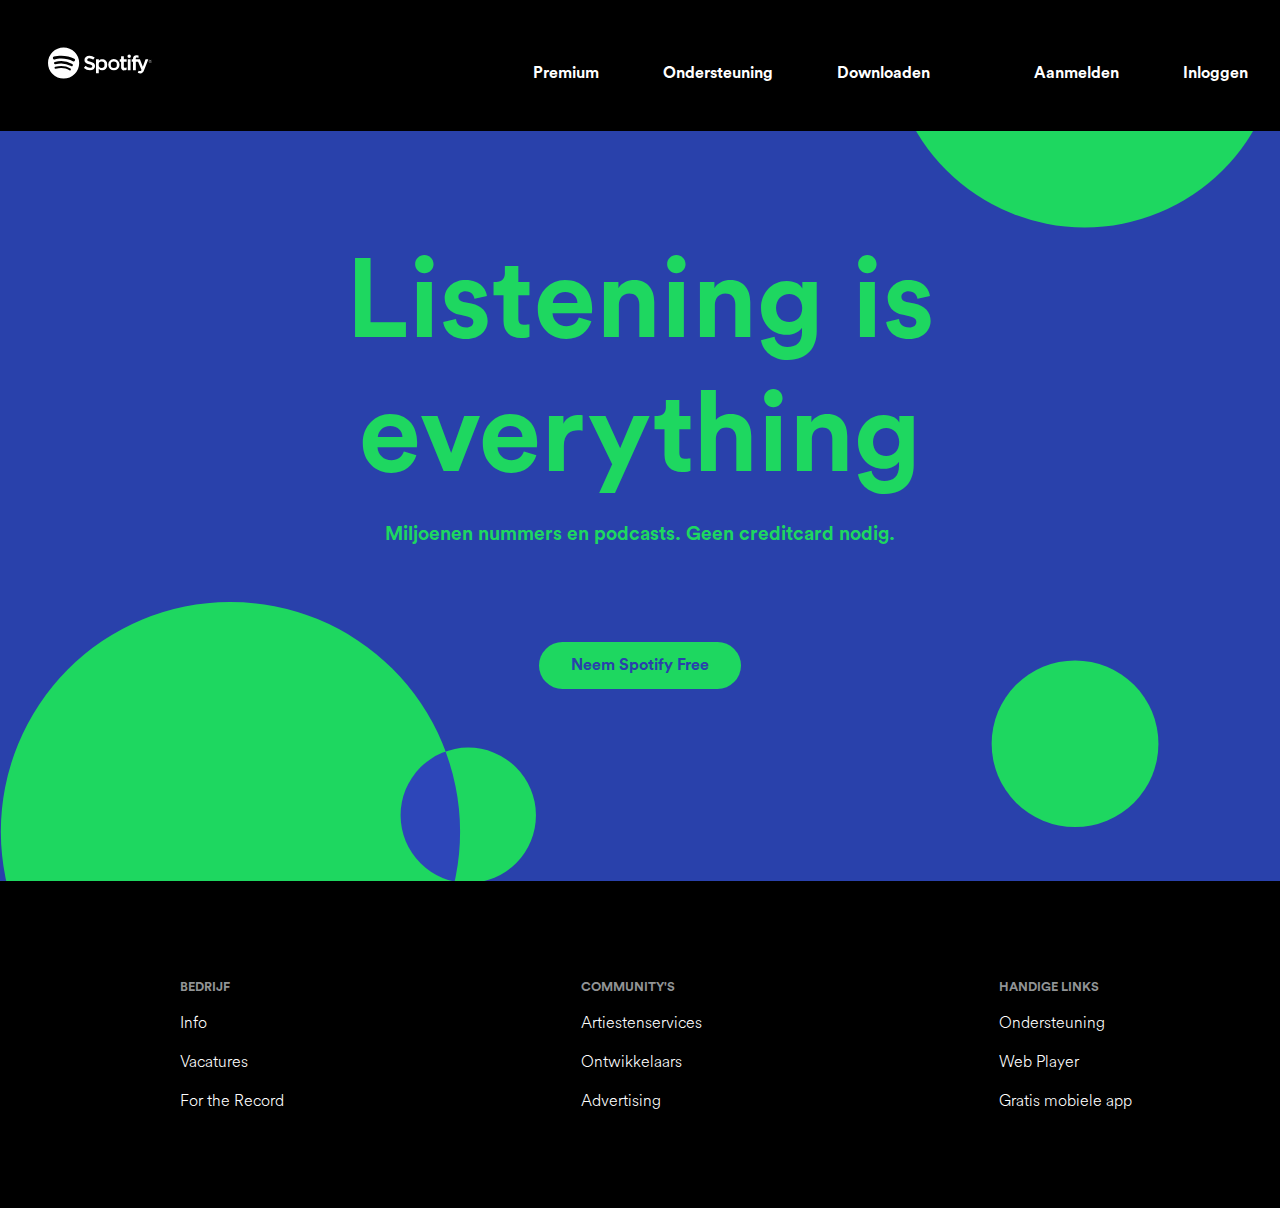
<file: index.html>
<!DOCTYPE html>
<html lang="nl">

<head>
    <meta charset="UTF-8">
    <meta name="viewport" content="width=device-width, initial-scale=1.0">
    <title>Listening is Everything - Spotify</title>
    <link rel="stylesheet" href="styles/style.css">
    <link rel="preconnect" href="https://fonts.googleapis.com">
    <link rel="preconnect" href="https://fonts.gstatic.com" crossorigin>
    <link href="https://fonts.googleapis.com/css2?family=Montserrat:wght@500;700&display=swap" rel="stylesheet">
    <link rel="icon" type="image/x-icon" href="/images/favicon.png">
</head>

<body>
    <header>
        <a href="index.html"><img src="images/spotify_logo.svg" href="index.html" alt="Spotify logo"></a>
        <button>
            <span></span>
            <span></span>
            <span></span>
        </button>
        <section id="menu">
            <article>
                <ul>
                    <li><a href="https://www.spotify.com/nl/premium/">Premium</a></li>
                    <li><a href="https://support.spotify.com/nl/">Ondersteuning</a></li>
                    <li><a href="https://www.spotify.com/nl/download/">Downloaden</a></li>
                </ul>
            </article>
            <article>
                <ul>
                    <li><a href="aanmelden.html">Aanmelden</a></li>
                    <li><a href="https://www.spotify.com/nl/login/?continue=https%3A%2F%2Fopen.spotify.com%2F__noul__%3Fl2l%3D1%26nd%3D1">Inloggen</a></li>
                </ul>
            </article>
        </section>
    </header>
    <main>
        <section>
            <h1>Listening is <br>
                everything</h1>
            <p>Miljoenen nummers en podcasts. Geen creditcard nodig.</p>
            <div>
                <a
                    href="/aanmelden.html">Neem
                    Spotify Free</a>
            </div>
        </section>
    </main>
    <footer>
        <article>
            <p>Bedrijf</p>
            <ul>
                <li><a>Info</a></li>
                <li><a>Vacatures</a></li>
                <li><a>For the Record</a></li>
            </ul>
        </article>
        <article>
            <p>Community's</p>
            <ul>
                <li><a>Artiestenservices</a></li>
                <li><a>Ontwikkelaars</a></li>
                <li><a>Advertising</a></li>

            </ul>
        </article>
        <article>
        <p>Handige links</p>
        <ul>
            <li><a>Ondersteuning</a></li>
            <li><a>Web Player</a></li>
            <li><a>Gratis mobiele app</a></li>
        </ul>
        </article>
    </footer>

    <script src="scripts/script.js"></script>
</body>

</html>
</file>
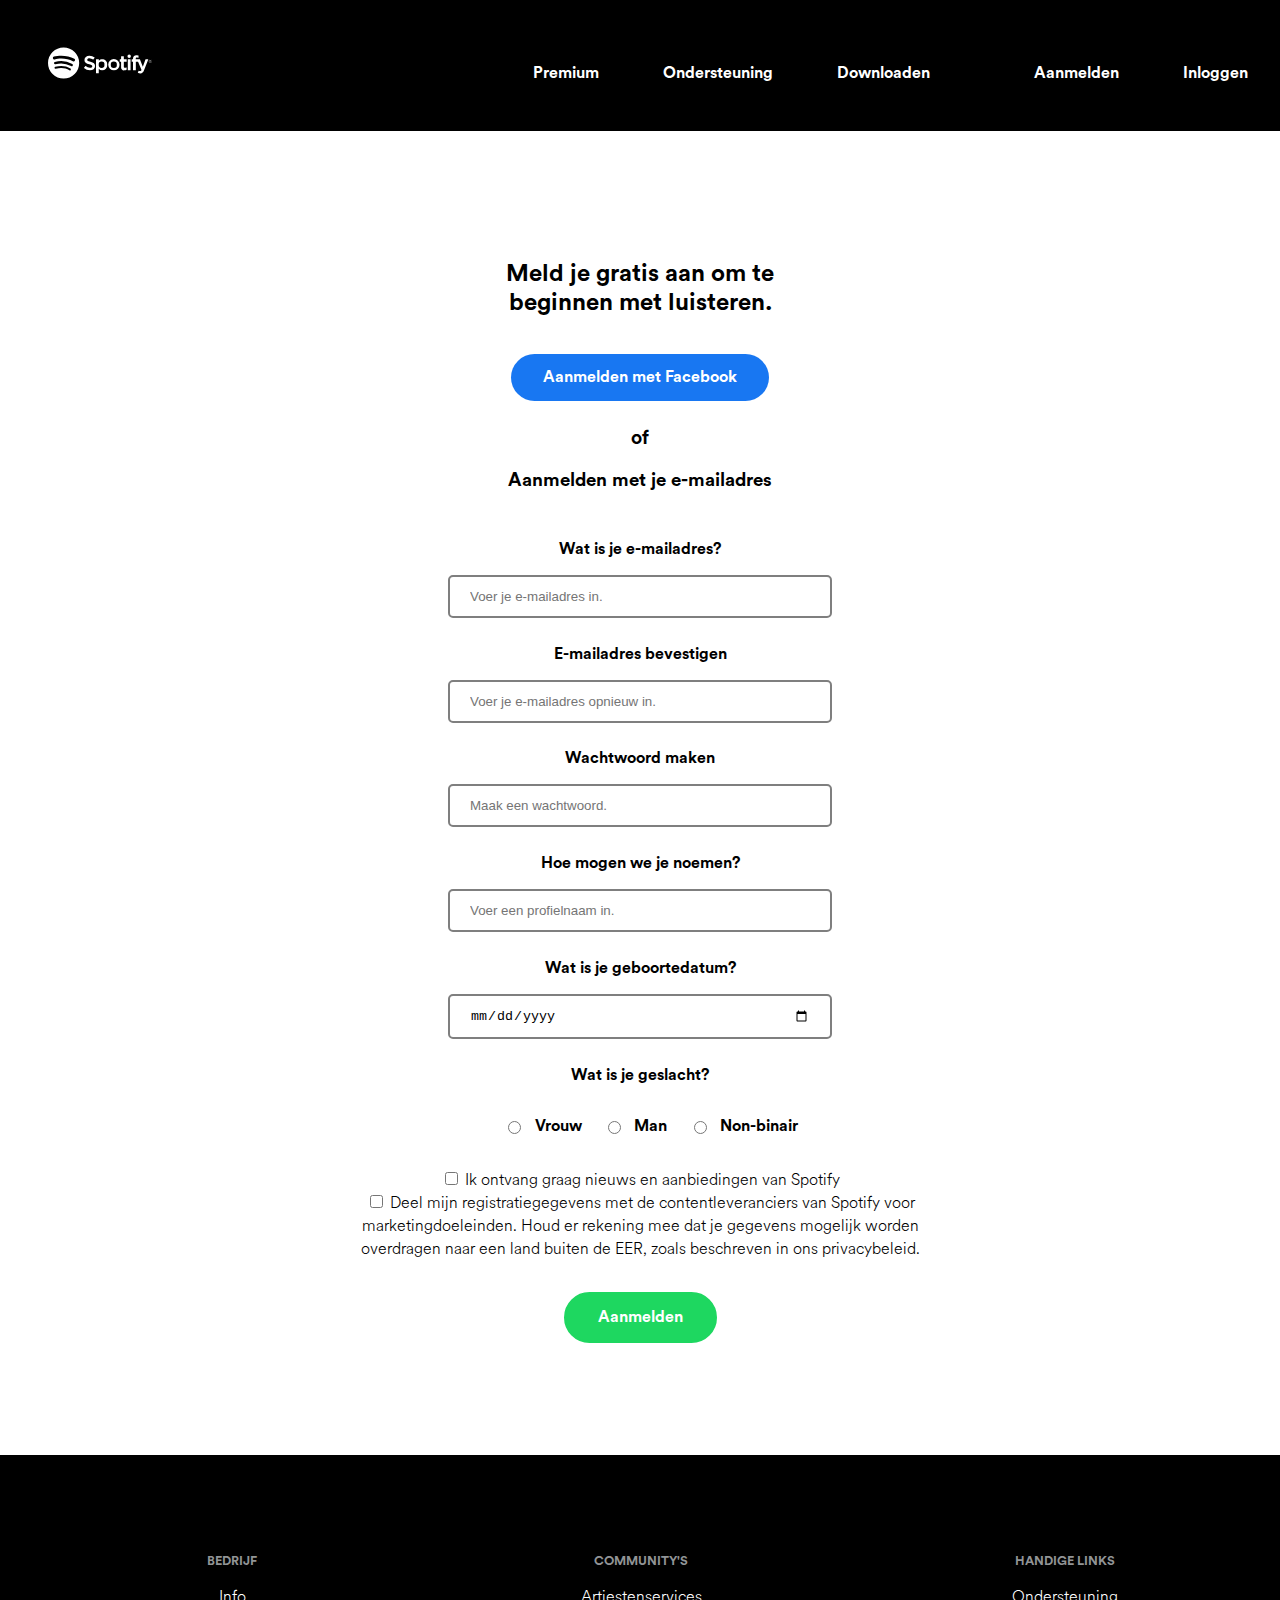
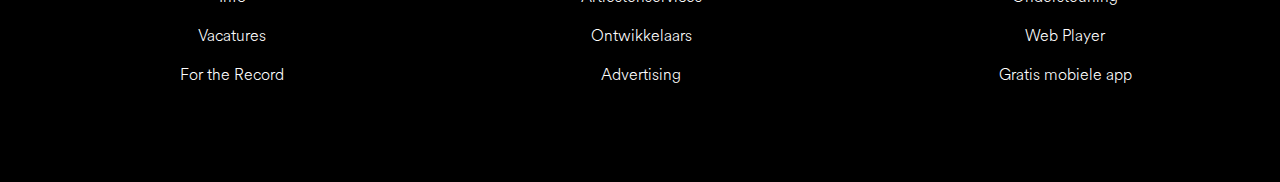
<file: aanmelden.html>
<!DOCTYPE html>
<html lang="nl">

<head>
    <meta charset="UTF-8">
    <meta name="viewport" content="width=device-width, initial-scale=1.0">
    <title>Aanmelden - Spotify</title>
    <link rel="stylesheet" href="styles/style.css">
    <link rel="preconnect" href="https://fonts.googleapis.com">
    <link rel="preconnect" href="https://fonts.gstatic.com" crossorigin>
    <link href="https://fonts.googleapis.com/css2?family=Montserrat:wght@500;700&display=swap" rel="stylesheet">
    <link rel="icon" type="image/x-icon" href="/images/favicon.png">
</head>


<body class="aanmelden">
    <header>
        <a href="/index.html"><img src="images/spotify_logo.svg" href="index.html" alt="Spotify logo"></a>
        <button>
            <span></span>
            <span></span>
            <span></span>
        </button>   
        <section id="menu">
            <article>
                <ul>
                    <li><a href="https://www.spotify.com/nl/premium/">Premium</a></li>
                    <li><a href="https://support.spotify.com/nl/">Ondersteuning</a></li>
                    <li><a href="https://www.spotify.com/nl/download/">Downloaden</a></li>
                </ul>
            </article>
            <article>
                <ul>
                    <li><a href="aanmelden.html">Aanmelden</a></li>
                    <li><a href="https://www.spotify.com/nl/login/?continue=https%3A%2F%2Fopen.spotify.com%2F__noul__%3Fl2l%3D1%26nd%3D1">Inloggen</a></li>
                </ul>
            </article>
        </section>
    </header>

    <main>
        <section>
            <h2>Meld je gratis aan om te <br> beginnen met luisteren.</h2>
            <div>
                <a
                    href="https://accounts.spotify.com/nl/login?method=facebook&continue=https%3A%2F%2Fwww.spotify.com%2Faccount%2Foverview%2F&intent=signup">
                    Aanmelden met Facebook</a>
            </div>  
            <p>of</p>
            <h3>Aanmelden met je e-mailadres</h3>
        </section>

        <section>
                <form action="/index.html">
                    <article>
                    <label for="email">Wat is je e-mailadres?</label>
                    <input id="email" required type="email" placeholder="Voer je e-mailadres in.">
                    <label for="email_bevestigen" >E-mailadres bevestigen</label>
                    <input id="email_bevestigen" required type="email" placeholder="Voer je e-mailadres opnieuw in.">
                    <label for="wachtwoord" >Wachtwoord maken</label>
                    <input id="wachtwoord" required type="password" placeholder="Maak een wachtwoord.">
                    <label for="gebruikersnaam">Hoe mogen we je noemen?</label>
                    <input id="gebruikersnaam" required type="text" placeholder="Voer een profielnaam in.">
                    <label for="geboortedatum">Wat is je geboortedatum? </label>
                    <input id="geboortedatum" required type="date">
                </article>
                    <label for="geslacht">Wat is je geslacht? </label>
                    <article>
                    <input id= geslacht required type="radio" name="geslacht" value="vrouw">
                    <label for="vrouw">Vrouw</label>
                    <input id= geslacht type="radio" name="geslacht" value="man">
                    <label for="man">Man</label>
                    <input  id= geslacht type="radio" name="geslacht" value="non-binair">
                    <label for="non-binair">Non-binair</label>
                </article>
                <article>
                    <input id="nieuws" type="checkbox" name="nieuws" value="nieuws">
                    <label for="nieuws"> Ik ontvang graag nieuws en aanbiedingen van Spotify</label><br>    
                    <input id="privacy" type="checkbox" name="privacy" value="privacy">
                    <label for="privacy"> Deel mijn registratiegegevens met de contentleveranciers van Spotify voor marketingdoeleinden. Houd er rekening mee dat je gegevens mogelijk worden overdragen naar een land buiten de EER, zoals beschreven in ons privacybeleid.</label>
                </article>
                    <input type="submit" value="Aanmelden"> 

                </form>

        </section>
    </main>
    <footer>
        <article>
            <p>Bedrijf</p>
            <ul>
                <li><a>Info</a></li>
                <li><a>Vacatures</a></li>
                <li><a>For the Record</a></li>
            </ul>
        </article>
        <article>
            <p>Community's</p>
            <ul>
                <li><a>Artiestenservices</a></li>
                <li><a>Ontwikkelaars</a></li>
                <li><a>Advertising</a></li>

            </ul>
        </article>
        <article>
        <p>Handige links</p>
        <ul>
            <li><a>Ondersteuning</a></li>
            <li><a>Web Player</a></li>
            <li><a>Gratis mobiele app</a></li>
        </ul>
        </article>
    </footer>

    <script src="scripts/script.js"></script>
</body>

</html>
</file>
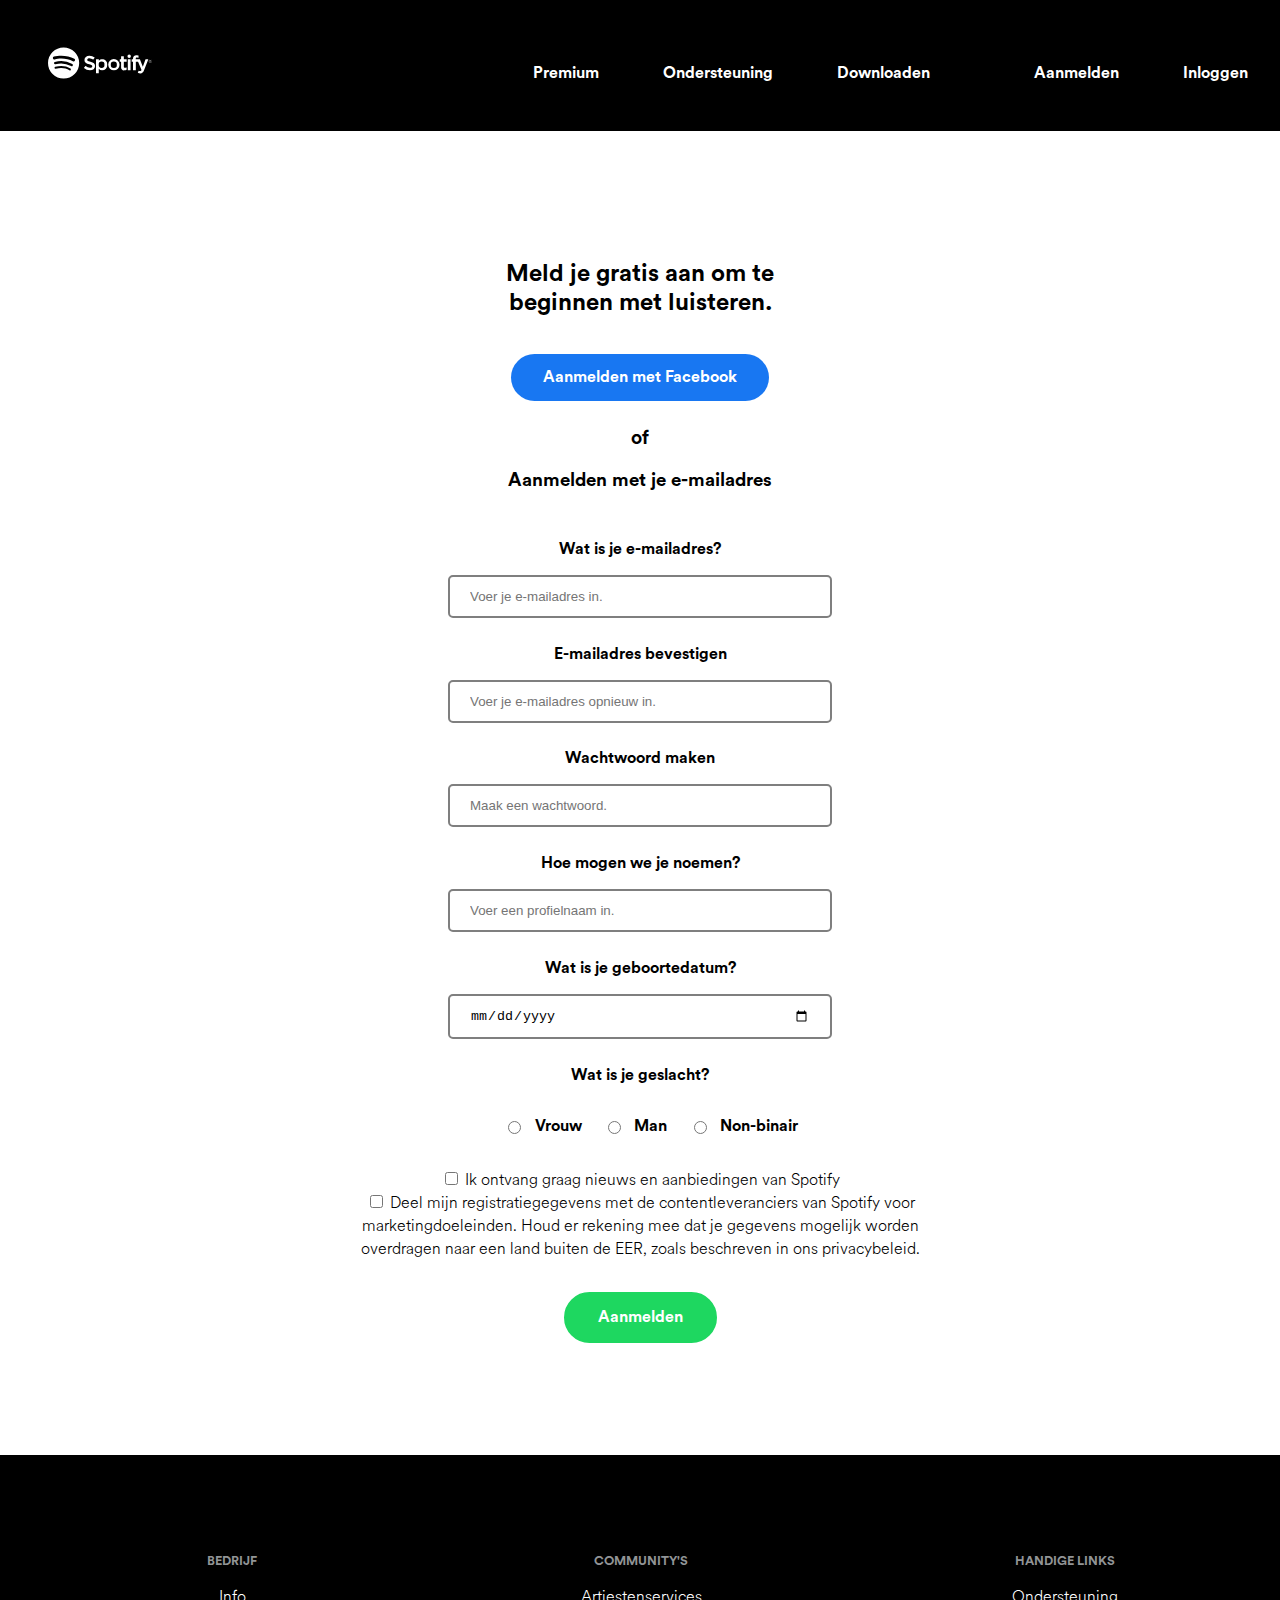
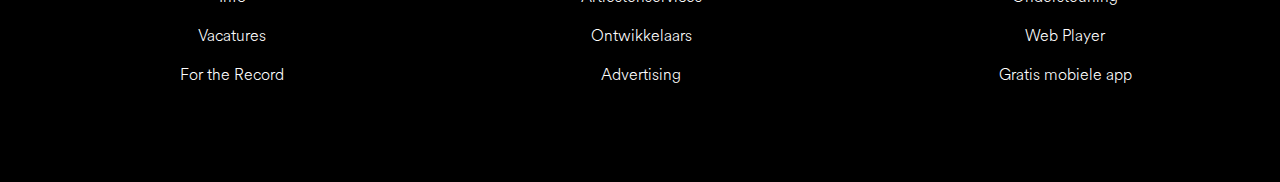
<file: spotify_website.jaron.korsaan2/aanmelden.html>
<!DOCTYPE html>
<html lang="nl">

<head>
    <meta charset="UTF-8">
    <meta name="viewport" content="width=device-width, initial-scale=1.0">
    <title>Aanmelden - Spotify</title>
    <link rel="stylesheet" href="styles/style.css">
    <link rel="preconnect" href="https://fonts.googleapis.com">
    <link rel="preconnect" href="https://fonts.gstatic.com" crossorigin>
    <link href="https://fonts.googleapis.com/css2?family=Montserrat:wght@500;700&display=swap" rel="stylesheet">
    <link rel="icon" type="image/x-icon" href="/images/favicon.png">
</head>


<body class="aanmelden">
    <header>
        <a href="/index.html"><img src="images/spotify_logo.svg" href="index.html" alt="Spotify logo"></a>
        <button>
            <span></span>
            <span></span>
            <span></span>
        </button>   
        <section id="menu">
            <article>
                <ul>
                    <li><a href="https://www.spotify.com/nl/premium/">Premium</a></li>
                    <li><a href="https://support.spotify.com/nl/">Ondersteuning</a></li>
                    <li><a href="https://www.spotify.com/nl/download/">Downloaden</a></li>
                </ul>
            </article>
            <article>
                <ul>
                    <li><a href="aanmelden.html">Aanmelden</a></li>
                    <li><a href="https://www.spotify.com/nl/login/?continue=https%3A%2F%2Fopen.spotify.com%2F__noul__%3Fl2l%3D1%26nd%3D1">Inloggen</a></li>
                </ul>
            </article>
        </section>
    </header>

    <main>
        <section>
            <h2>Meld je gratis aan om te <br> beginnen met luisteren.</h2>
            <div>
                <a
                    href="https://accounts.spotify.com/nl/login?method=facebook&continue=https%3A%2F%2Fwww.spotify.com%2Faccount%2Foverview%2F&intent=signup">
                    Aanmelden met Facebook</a>
            </div>  
            <p>of</p>
            <h3>Aanmelden met je e-mailadres</h3>
        </section>

        <section>
                <form action="/index.html">
                    <article>
                    <label>Wat is je e-mailadres?</label>
                    <input required type="email" placeholder="Voer je e-mailadres in.">
                    <label >E-mailadres bevestigen</label>
                    <input required type="email" placeholder="Voer je e-mailadres opnieuw in.">
                    <label >Wachtwoord maken</label>
                    <input required type="password" placeholder="Maak een wachtwoord.">
                    <label>Hoe mogen we je noemen?</label>
                    <input required type="text" placeholder="Voer een profielnaam in.">
                    <label>Wat is je geboortedatum? </label>
                    <input required type="date">
                </article>
                    <label>Wat is je geslacht? </label>
                    <article>
                    <input required type="radio" name="geslacht" value="vrouw">
                    <label for="vrouw">Vrouw</label>
                    <input type="radio" name="geslacht" value="man">
                    <label for="man">Man</label>
                    <input type="radio" name="geslacht" value="non-binair">
                    <label for="non-binair">Non-binair</label>
                </article>
                <article>
                    <input type="checkbox" name="Nieuws" value="Nieuws">
                    <label for="Nieuws"> Ik ontvang graag nieuws en aanbiedingen van Spotify</label><br>    
                    <input type="checkbox" name="Privacy" value="Privacy">
                    <label for="Privacy"> Deel mijn registratiegegevens met de contentleveranciers van Spotify voor marketingdoeleinden. Houd er rekening mee dat je gegevens mogelijk worden overdragen naar een land buiten de EER, zoals beschreven in ons privacybeleid.</label>
                </article>
                    <input type="submit" value="Aanmelden"> 

                </form>

        </section>
    </main>
    <footer>
        <article>
            <p>Bedrijf</p>
            <ul>
                <li><a>Info</a></li>
                <li><a>Vacatures</a></li>
                <li><a>For the Record</a></li>
            </ul>
        </article>
        <article>
            <p>Community's</p>
            <ul>
                <li><a>Artiestenservices</a></li>
                <li><a>Ontwikkelaars</a></li>
                <li><a>Advertising</a></li>

            </ul>
        </article>
        <article>
        <p>Handige links</p>
        <ul>
            <li><a>Ondersteuning</a></li>
            <li><a>Web Player</a></li>
            <li><a>Gratis mobiele app</a></li>
        </ul>
        </article>
    </footer>

    <script src="scripts/script.js"></script>
</body>

</html>
</file>
<file: styles/style.css>
/*****************/
/*BASE STIJLEN*/
/*****************/

*, *::after, *::before {
  box-sizing:border-box;  
}

:root {
  --background-color: #2941ab;
  --secundair-color: white;
  --accent-color: #1ed760;
  --blackground: black;
  --gray: #7f7f7f;
}

@font-face {
  font-family: "Circular";
  src: url(/assets/Circular/CircularStd-Bold.otf);
  font-weight: bold;
}

@font-face {
  font-family: "Circular";
  src: url(/assets/Circular/CircularStd-Light.otf);
  font-weight:lighter;
}


body {
  /*fallbackfont is montserrat*/
  font-family: 'Circular', 'Montserrat';
  background-color:var(--blackground);
  font-weight:bold;
  margin: 0;
  padding: 0;
}

body::-webkit-scrollbar {
  /*hoe breed is de scrollbar*/
  width: 0.3em;
}
 
body::-webkit-scrollbar-track {
  /*Hoe breed is de echte scroll indicator*/
  box-shadow: inset 0 0 6px var(--blackground);
}
 
body::-webkit-scrollbar-thumb {
  /*Hoe ziet de indicator eruit*/
  background-color: var(--accent-color);
  border-radius: 10px;
}


/*****************/
/*HEADER STIJLEN*/
/*****************/

header {

  position: fixed;
  top:0;
  left:0;
  right:0;

   /* Z index om de header boven andere elementen te zetten */
  z-index: 1;

  

  background-color:var(--blackground);


  /* display flex zodat het logo en menu naast elkaar komen */

  display: flex;

  /* space between zodat de uit elkaar staan */

  justify-content: space-between;

  /* verticaal centered */

  align-items: center;



}



header img {

max-height: 150px;

max-width: 200px;

width: 120px;

height: 120px;

padding-left: 1em;



}



header button {

  z-index: 2;

  /* position relative ipv absolute zodat de ::before en ::after werken */

  position:relative;

  /* top:4em;

  right:1em; */

  margin-right: 1em;




  /* de width en height van de drie streepjes samen */

  width: 1.5em;

  height: 1em;

  color: white;


  /* background none zodat de button niet meer zichtbaar is */

  background: none;

}

header img {
  margin-left: 2em;
}

header section {
 display:none;
  position:fixed;
  background-color: black;
  color: white;
}

header ul {
  margin-top:2em;
 }

#menu.toggle  {
  display:block;
  position:fixed;
  top:0;
  bottom:0;
  right:0;
  padding:2em;
  background-color: black;
  color: white;
}

ul {
  list-style-type: none;
}

header ul  {

  font-size: 40px;
  font-weight: 700;
}


ul :hover {
  color:var(--accent-color);
}



main > section:nth-of-type(1) {
  margin-top: 8em;
  background-image: url(../images/spotify_background.svg);
  background-color: var(--background-color);
  padding-top: 2em;
  padding-bottom: 5em;
  background-position: 65% 55%;
  background-position-x: 65%;
  background-position-y: 55%;
  background-size: auto 150%;
  background-repeat: no-repeat;
  background-attachment: fixed;
  background-position: center;
  background-repeat: no-repeat;

}

header nav {
  display: none;
}

@media (min-width: 1000px) {

  header section {
    display: flex;
    position: static;
    justify-content: flex-end;
  }
  header button {
    display: none;
  }
  header section li {
    display: flex;
    justify-content: flex-end;
    display: inline-block;
    padding: 2em;
    
  }
  section ul {
    display: flex;
    justify-content: flex-end;
    font-size: 1em;
  }

}
main section h1 {
  text-align:center;
  font-weight:700;
  font-size: clamp(1.5em, 10vw, 7em);
  color:var(--accent-color);
  margin-bottom: 0;
  
}
main p {
  
  font-size: clamp(1em, 1.5vw, 3em);
  text-align:center;
  font-weight:500;
  color:var(--accent-color);
  margin-bottom: 5em;
  font-weight:bold;
  
}

main div {
  display: flex;
  justify-content: center;
  align-items: center;
}

main a {
  margin-bottom: 7em;
  text-decoration: none;
  text-align:center;
  padding: 14px 32px;
  font-weight: 700;
  color:var(--background-color);
  background-color:var(--accent-color);
  border-radius: 3em;
  transition: 0.1s ease;
}

main a:hover {
  transform: scale(1.05);
  background-color: #2de26d;
}

@media (min-width: 680px) {
  main > section:nth-of-type(1) {
    background-image: url(../images/spotify_background_groot.svg);
    background-size: 120%;
    background-position: right 40% center;
    justify-content: center;
    }
}

@media (min-width: 1000px) {
  main > section:nth-of-type(1) {
    background-image: url(../images/spotify_background_groot.svg);
    background-size: 100%;
    background-position: right 40% center;
    justify-content: center;
    }
}





header button span {

  

  width: 1.5em;

  height: 3px;

  background-color: white;



  position: absolute;

  top: 0;

  left: 50%;



  /* trucje om het element centered te krijgen */

  transform: translate(-50%);

}



header button span:nth-of-type(2){

  top: .5em;

}


header button span:nth-of-type(3){

  top: 1em;

}



/* dit zorgt ervoor dat de default styling van de button weg gaat */

header button, input[type="submit"], input[type="reset"] {

  color: white;
  border: none;
  padding: 0;
  font: inherit;
  cursor: pointer;
  outline: inherit;
}

a {
  color: var(--secundair-color);
  text-decoration: none;
}



/*****************/
/*AANMELD PAGINA STIJLEN*/
/*****************/

.aanmelden main section {
  all: unset;
}

.aanmelden main p { 
  display: block;
}


.aanmelden {
  background-color:var(--blackground);
    align-items: center;
    text-align: center;
}

.aanmelden main {
  background-color:var(--secundair-color);
}

.aanmelden main h2 {
  padding-top: 10em;
}

.aanmelden main a {
  margin: 1em;
  text-decoration: none;
  text-transform:none;
  padding: 14px 32px;
  font-weight: 700;
  color:var(--secundair-color);
  background-color:#1877f2;
  border-radius: 3em;

}

.aanmelden main a:hover {
  transform: scale(1.05);
  background-color: #3085f3;
  
}
.aanmelden main section:first-of-type(1) p {
  color: var(--gray);
  font-size: 1em;
}

.aanmelden main p {
  color: var(--blackground);
  margin: 0.5em;
  
  
  }

/*****************/
/*FORMULIER STIJLEN*/
/*****************/

form {
  margin-top: 2em;
}


form article:nth-of-type(1) label{
  
 display: block;  
 margin-bottom: 1em;
  
}

form article:nth-of-type(1) input {
  width: 80%;
   padding: 12px 20px;
   border-radius: 5px;
   margin-bottom: 2em;
 }

form article:nth-of-type(2){
  display: flex;
  align-items: center;
  justify-content: center;
  }

  form article:nth-of-type(2) input{
    margin-left: 2em;
    margin-right: 1em; 
  }

  form article:nth-of-type(2) label{
  
    display: block;
    margin-top: 2em;
    margin-bottom: 2em;
     
   }

  form article:nth-of-type(3) {
    font-weight:lighter;  
   margin-left: 1em;
   margin-right: 1em;
    }



          
/*****************/
/*FORMULIER STATES*/
/*****************/
form input {
  border: 2px solid var(--gray);
  transition: 0.2s ease;
  outline: none;

}


form input:focus {
  border: 3px solid var(--accent-color);
}

::before {
  border: 2px solid var(--gray);
}

input:focus:invalid {
  border: 2px solid rgba(255, 91, 91, 0.479);
}


input:valid {
  background-color: #1ed75f1c;
  border: 2px solid var(--accent-color);
}





form input[type=submit] {
  margin-top: 2em;
  margin-bottom: 7em;
  text-decoration: none;
  text-transform:none;
  text-align:center;
  padding: 14px 32px;
  font-weight: 700;
  color:var(--secundair-color);
  background-color:var(--accent-color);
  border-radius: 3em;
  transition: 0.1s ease;
}

form input[type=submit]:hover {
  transform: scale(1.05);
  color: var(--blackground);
  background-color: #2de26d;
}

@media (min-width: 800px ) {
  form {
    margin-top: 3em;
   margin-left:10em;
   margin-right:10em;
    
  }
  }
  
  @media (min-width: 1020px ) {
    form {
      margin-top: 3em;
     margin-left:20em;
     margin-right:20em;
      
    }
    
    form article:nth-of-type(1) input {
      width: 60%;
    }
    }
  
    @media (min-width: 1450px ) {
      form {
        margin-top: 3em;
       margin-left:28em;
       margin-right:28em;
        
      }
      }

/*****************/
/*FOOTER STIJLEN*/
/*****************/

footer {

  display: block;
  margin-top: 2em; 
  margin-bottom: 3em;
  padding-top: 1em;
  padding-left: 2em;
  padding-bottom: 2em;
  background-color: black;
  color: white;
}

footer li {
  
  font-weight:lighter;
  margin-top: 1em;
  margin-bottom: 1em; 
}
footer ul {
  padding-left: 0;
}

footer p {
  margin-top: 4em;
  text-transform: uppercase;
  font-weight:bold;
  font-size: 0.8em;
  color: #919496;
}

@media (min-width:670px){

  footer {
  align-items: center;
    display: flex;
}

footer article{
  margin-left: auto;
  margin-right: auto;
}

}
</file>
<file: spotify_website.jaron.korsaan2/styles/style.css>
/*****************/
/*BASE STIJLEN*/
/*****************/

*, *::after, *::before {
  box-sizing:border-box;  
}

:root {
  --background-color: #2941ab;
  --secundair-color: white;
  --accent-color: #1ed760;
  --blackground: black;
  --gray: #7f7f7f;
}

@font-face {
  font-family: "Circular";
  src: url(/assets/Circular/CircularStd-Bold.otf);
  font-weight: bold;
}

@font-face {
  font-family: "Circular";
  src: url(/assets/Circular/CircularStd-Light.otf);
  font-weight:lighter;
}


body {
  /*fallbackfont is montserrat*/
  font-family: 'Circular', 'Montserrat';
  background-color:var(--blackground);
  font-weight:bold;
  margin: 0;
  padding: 0;
}

body::-webkit-scrollbar {
  /*hoe breed is de scrollbar*/
  width: 0.3em;
}
 
body::-webkit-scrollbar-track {
  /*Hoe breed is de echte scroll indicator*/
  box-shadow: inset 0 0 6px var(--blackground);
}
 
body::-webkit-scrollbar-thumb {
  /*Hoe ziet de indicator eruit*/
  background-color: var(--accent-color);
  border-radius: 10px;
}


/*****************/
/*HEADER STIJLEN*/
/*****************/

header {

  position: fixed;
  top:0;
  left:0;
  right:0;

   /* Z index om de header boven andere elementen te zetten */
  z-index: 1;

  

  background-color:var(--blackground);


  /* display flex zodat het logo en menu naast elkaar komen */

  display: flex;

  /* space between zodat de uit elkaar staan */

  justify-content: space-between;

  /* verticaal centered */

  align-items: center;



}



header img {

max-height: 150px;

max-width: 200px;

width: 120px;

height: 120px;

padding-left: 1em;



}



header button {

  z-index: 2;

  /* position relative ipv absolute zodat de ::before en ::after werken */

  position:relative;

  /* top:4em;

  right:1em; */

  margin-right: 1em;




  /* de width en height van de drie streepjes samen */

  width: 1.5em;

  height: 1em;

  color: white;


  /* background none zodat de button niet meer zichtbaar is */

  background: none;

}

header img {
  margin-left: 2em;
}

header section {
 display:none;
  position:fixed;
  background-color: black;
  color: white;
}

header ul {
  margin-top:2em;
 }

#menu.toggle  {
  display:block;
  position:fixed;
  top:0;
  bottom:0;
  right:0;
  padding:2em;
  background-color: black;
  color: white;
}

ul {
  list-style-type: none;
}

header ul  {

  font-size: 40px;
  font-weight: 700;
}


ul :hover {
  color:var(--accent-color);
}



main > section:nth-of-type(1) {
  margin-top: 8em;
  background-image: url(../images/spotify_background.svg);
  background-color: var(--background-color);
  padding-top: 2em;
  padding-bottom: 5em;
  background-position: 65% 55%;
  background-position-x: 65%;
  background-position-y: 55%;
  background-size: auto 150%;
  background-repeat: no-repeat;
}

header nav {
  display: none;
}

@media (min-width: 1000px) {

  header section {
    display: flex;
    position: static;
    justify-content: flex-end;
  }
  header button {
    display: none;
  }
  header section li {
    display: flex;
    justify-content: flex-end;
    display: inline-block;
    padding: 2em;
    
  }
  section ul {
    display: flex;
    justify-content: flex-end;
    font-size: 1em;
  }

}
main section h1 {
  text-align:center;
  font-weight:700;
  font-size: clamp(1.5em, 10vw, 7em);
  color:var(--accent-color);
  margin-bottom: 0;
  
}
main p {
  
  font-size: clamp(1em, 1.5vw, 3em);
  text-align:center;
  font-weight:500;
  color:var(--accent-color);
  margin-bottom: 5em;
  font-weight:bold;
  
}

main div {
  display: flex;
  justify-content: center;
  align-items: center;
}

main a {
  margin-bottom: 7em;
  text-decoration: none;
  text-align:center;
  padding: 14px 32px;
  font-weight: 700;
  color:var(--background-color);
  background-color:var(--accent-color);
  border-radius: 3em;
  transition: 0.1s ease;
}

main a:hover {
  transform: scale(1.05);
  background-color: #2de26d;
}

@media (min-width: 680px) {
  main > section:nth-of-type(1) {
    background-image: url(../images/spotify_background_groot.svg);
    background-size: 120%;
    background-position: right 40% center;
    justify-content: center;
    }
}

@media (min-width: 1000px) {
  main > section:nth-of-type(1) {
    background-image: url(../images/spotify_background_groot.svg);
    background-size: 100%;
    background-position: right 40% center;
    justify-content: center;
    }
}





header button span {

  

  width: 1.5em;

  height: 3px;

  background-color: white;



  position: absolute;

  top: 0;

  left: 50%;



  /* trucje om het element centered te krijgen */

  transform: translate(-50%);

}



header button span:nth-of-type(2){

  top: .5em;

}


header button span:nth-of-type(3){

  top: 1em;

}



/* dit zorgt ervoor dat de default styling van de button weg gaat */

header button, input[type="submit"], input[type="reset"] {

  color: white;
  border: none;
  padding: 0;
  font: inherit;
  cursor: pointer;
  outline: inherit;
}

a {
  color: var(--secundair-color);
  text-decoration: none;
}



/*****************/
/*AANMELD PAGINA STIJLEN*/
/*****************/

.aanmelden main section {
  all: unset;
}

.aanmelden main p { 
  display: block;
}


.aanmelden {
  background-color:var(--blackground);
    align-items: center;
    text-align: center;
}

.aanmelden main {
  background-color:var(--secundair-color);
}

.aanmelden main h2 {
  padding-top: 10em;
}

.aanmelden main a {
  margin: 1em;
  text-decoration: none;
  text-transform:none;
  padding: 14px 32px;
  font-weight: 700;
  color:var(--secundair-color);
  background-color:#1877f2;
  border-radius: 3em;

}

.aanmelden main a:hover {
  transform: scale(1.05);
  background-color: #3085f3;
  
}
.aanmelden main section:first-of-type(1) p {
  color: var(--gray);
  font-size: 1em;
}

.aanmelden main p {
  color: var(--blackground);
  margin: 0.5em;
  
  
  }

/*****************/
/*FORMULIER STIJLEN*/
/*****************/

form {
  margin-top: 2em;
}


form article:nth-of-type(1) label{
  
 display: block;  
 margin-bottom: 1em;
  
}

form article:nth-of-type(1) input {
  width: 80%;
   padding: 12px 20px;
   border-radius: 5px;
   margin-bottom: 2em;
 }

form article:nth-of-type(2){
  display: flex;
  align-items: center;
  justify-content: center;
  }

  form article:nth-of-type(2) input{
    margin-left: 2em;
    margin-right: 1em; 
  }

  form article:nth-of-type(2) label{
  
    display: block;
    margin-top: 2em;
    margin-bottom: 2em;
     
   }

  form article:nth-of-type(3) {
    font-weight:lighter;  
   margin-left: 1em;
   margin-right: 1em;
    }



          
/*****************/
/*FORMULIER STATES*/
/*****************/
form input {
  border: 2px solid var(--gray);
  transition: 0.2s ease;
  outline: none;

}


form input:focus {
  border: 3px solid var(--accent-color);
}

::before {
  border: 2px solid var(--gray);
}

input:focus:invalid {
  border: 2px solid red;
}


input:valid {
  background-color: #1ed75f1c;
  border: 2px solid var(--accent-color);
}





form input[type=submit] {
  margin-top: 2em;
  margin-bottom: 7em;
  text-decoration: none;
  text-transform:none;
  text-align:center;
  padding: 14px 32px;
  font-weight: 700;
  color:var(--secundair-color);
  background-color:var(--accent-color);
  border-radius: 3em;
  transition: 0.1s ease;
}

form input[type=submit]:hover {
  transform: scale(1.05);
  color: var(--blackground);
  background-color: #2de26d;
}

@media (min-width: 800px ) {
  form {
    margin-top: 3em;
   margin-left:10em;
   margin-right:10em;
    
  }
  }
  
  @media (min-width: 1020px ) {
    form {
      margin-top: 3em;
     margin-left:20em;
     margin-right:20em;
      
    }
    
    form article:nth-of-type(1) input {
      width: 60%;
    }
    }
  
    @media (min-width: 1450px ) {
      form {
        margin-top: 3em;
       margin-left:28em;
       margin-right:28em;
        
      }
      }

/*****************/
/*FOOTER STIJLEN*/
/*****************/

footer {

  display: block;
  margin-top: 2em; 
  margin-bottom: 3em;
  padding-top: 1em;
  padding-left: 2em;
  padding-bottom: 2em;
  background-color: black;
  color: white;
}

footer li {
  
  font-weight:lighter;
  margin-top: 1em;
  margin-bottom: 1em; 
}
footer ul {
  padding-left: 0;
}

footer p {
  margin-top: 4em;
  text-transform: uppercase;
  font-weight:bold;
  font-size: 0.8em;
  color: #919496;
}

@media (min-width:1000px){

  footer {
  align-items: center;
    display: flex;
}

footer article{
  margin-left: auto;
  margin-right: auto;
}

}
</file>
